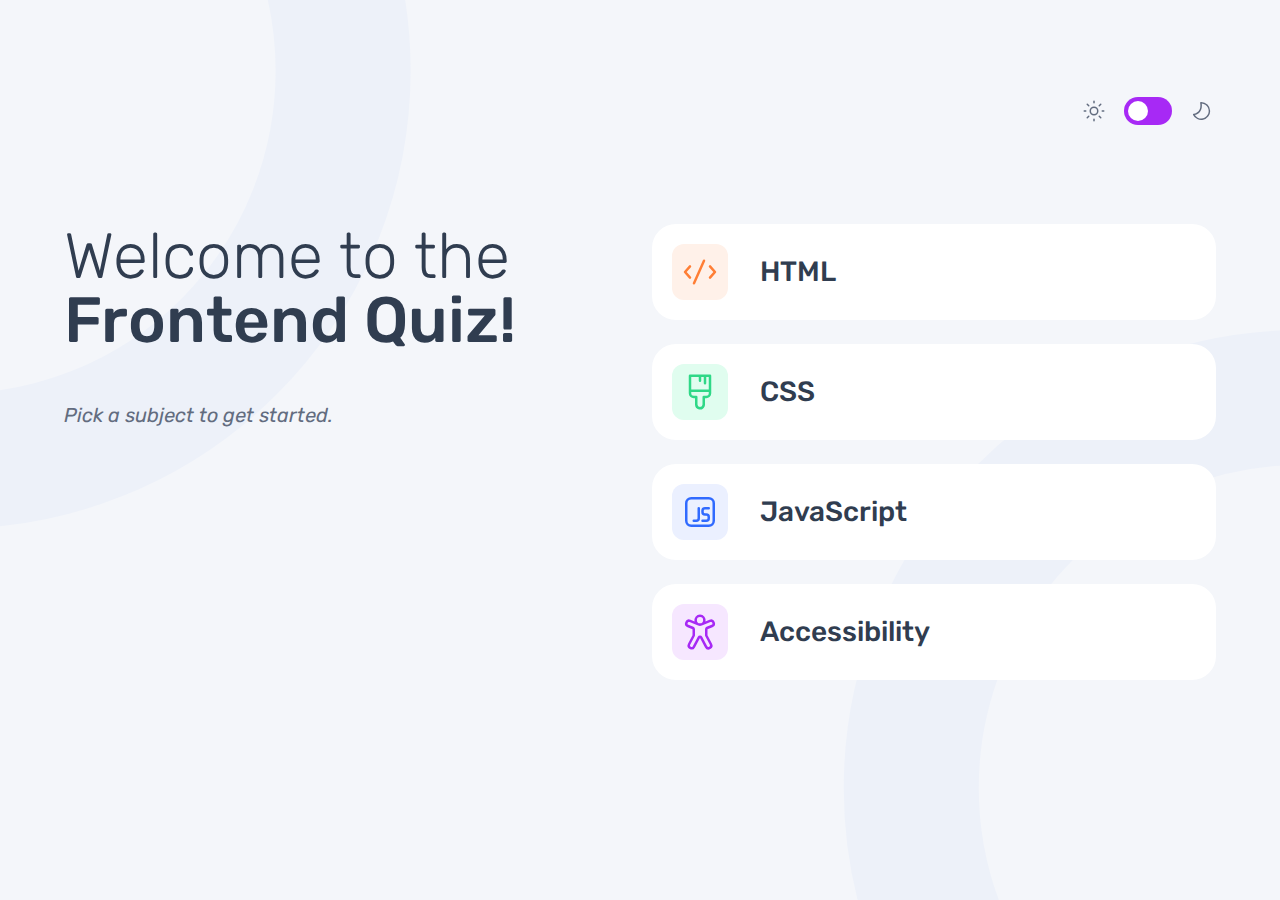
<file: index.html>
<!DOCTYPE html>
<html lang="en">
  <head>
    <meta charset="UTF-8">
    <meta name="viewport" content="width=device-width, initial-scale=1.0">
    <meta name="color-scheme" content="dark light">

    <link rel="icon" type="image/png" sizes="32x32" href="./assets/images/favicon-32x32.png">

    <link rel="stylesheet" href="style.css">
    <script src="scripts/theme-toggle.js"></script>
    <script src="scripts/script.js" type="module"></script>

    <title>Frontend Mentor | Frontend quiz app</title>
  </head>
  <body>

    <div class="container">
      <header class="header">
        <h1 class="title visually-hidden">Frontend quiz app</h1>
        <div class="category" id="quiz-category-header"></div>
        <form id="theme-toggle-form" class="theme-toggle__container">
          <input id="theme-toggle" type="checkbox"    aria-label="auto" aria-live="polite"/>
          <label for="theme-toggle" class="theme-toggle__label">
            <svg class="theme-toggle__icon" xmlns="http://www.w3.org/2000/svg" viewBox="0 0 24 24" preserveAspectRatio="xMidYMid meet"><path d="M12 1.5a.75.75 0 0 1 .75.75v1.5a.75.75 0 1 1-1.5 0v-1.5A.75.75 0 0 1 12 1.5Zm0 15a4.5 4.5 0 1 0 0-9 4.5 4.5 0 0 0 0 9Zm0-1.5a3 3 0 1 1 0-6 3 3 0 0 1 0 6Zm9.75-2.25a.75.75 0 1 0 0-1.5h-1.5a.75.75 0 1 0 0 1.5h1.5ZM12 19.5a.75.75 0 0 1 .75.75v1.5a.75.75 0 1 1-1.5 0v-1.5a.75.75 0 0 1 .75-.75Zm-8.25-6.75a.75.75 0 1 0 0-1.5h-1.5a.75.75 0 1 0 0 1.5h1.5Zm.969-8.031a.75.75 0 0 1 1.062 0l1.5 1.5a.751.751 0 0 1-1.062 1.062l-1.5-1.5a.75.75 0 0 1 0-1.062Zm1.062 14.562a.75.75 0 1 1-1.062-1.06l1.5-1.5a.75.75 0 1 1 1.062 1.06l-1.5 1.5Zm13.5-14.562a.75.75 0 0 0-1.062 0l-1.5 1.5a.751.751 0 0 0 1.062 1.062l1.5-1.5a.75.75 0 0 0 0-1.062Zm-1.062 14.562a.75.75 0 0 0 1.062-1.06l-1.5-1.5a.75.75 0 0 0-1.062 1.06l1.5 1.5Z" fill="currentColor"/></svg>
            <span class="theme-toggle__switch"></span>
            <svg class="theme-toggle__icon" xmlns="http://www.w3.org/2000/svg" viewBox="0 0 24 24" preserveAspectRatio="xMidYMid meet"><path d="M11.775 4.522A7.5 7.5 0 1 1 4.898 16.09c2.104-.57 4.974-1.953 6.24-5.326.828-2.211.876-4.408.637-6.241ZM20.184 12a8.997 8.997 0 0 0-9.315-8.994.75.75 0 0 0-.713.888c.345 1.821.42 4.092-.424 6.342-1.2 3.201-4.203 4.26-6.115 4.606a.75.75 0 0 0-.542 1.066A9 9 0 0 0 20.184 12Z" fill="currentColor"/></svg>
          </label>
        </form>
      </header>

      <main id="main" class="main"></main>

    </div>

  </body>
</html>
</file>
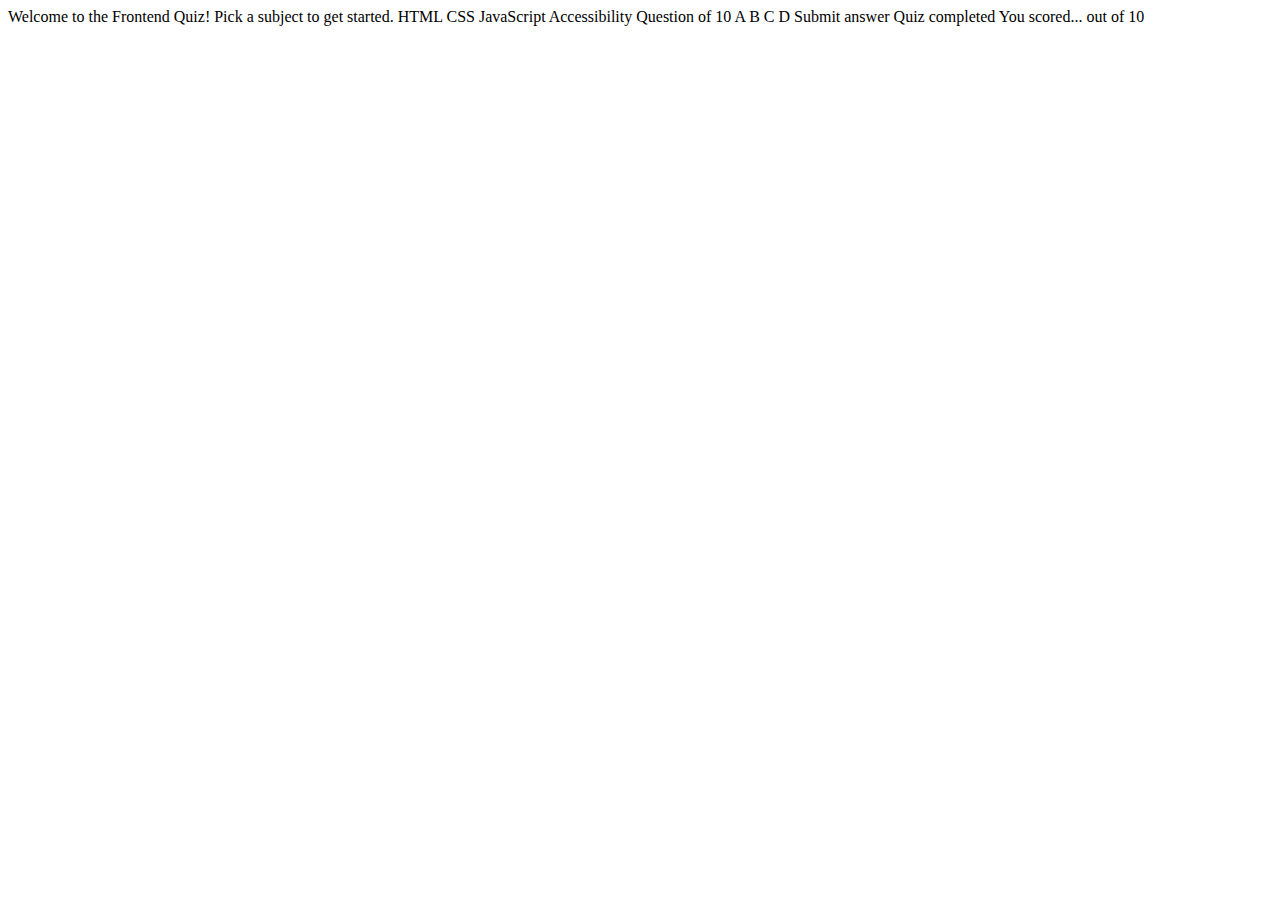
<file: starter-code/index.html>
<!DOCTYPE html>
<html lang="en">
<head>
  <meta charset="UTF-8">
  <meta name="viewport" content="width=device-width, initial-scale=1.0">

  <link rel="icon" type="image/png" sizes="32x32" href="./assets/images/favicon-32x32.png">
  
  <title>Frontend Mentor | Frontend quiz app</title>
</head>
<body>

  <!-- Quiz menu start -->

  Welcome to the Frontend Quiz!
  Pick a subject to get started.

  HTML
  CSS
  JavaScript
  Accessibility

  <!-- Quiz menu end -->

  <!-- Quiz question start -->

  Question <!-- number --> of 10

  A
  B
  C
  D

  Submit answer

  <!-- Quiz question end -->

  <!-- Quiz completed start -->

  Quiz completed
  You scored...

  <!-- score --> out of 10

  <!-- Quiz completed end -->

</body>
</html>
</file>
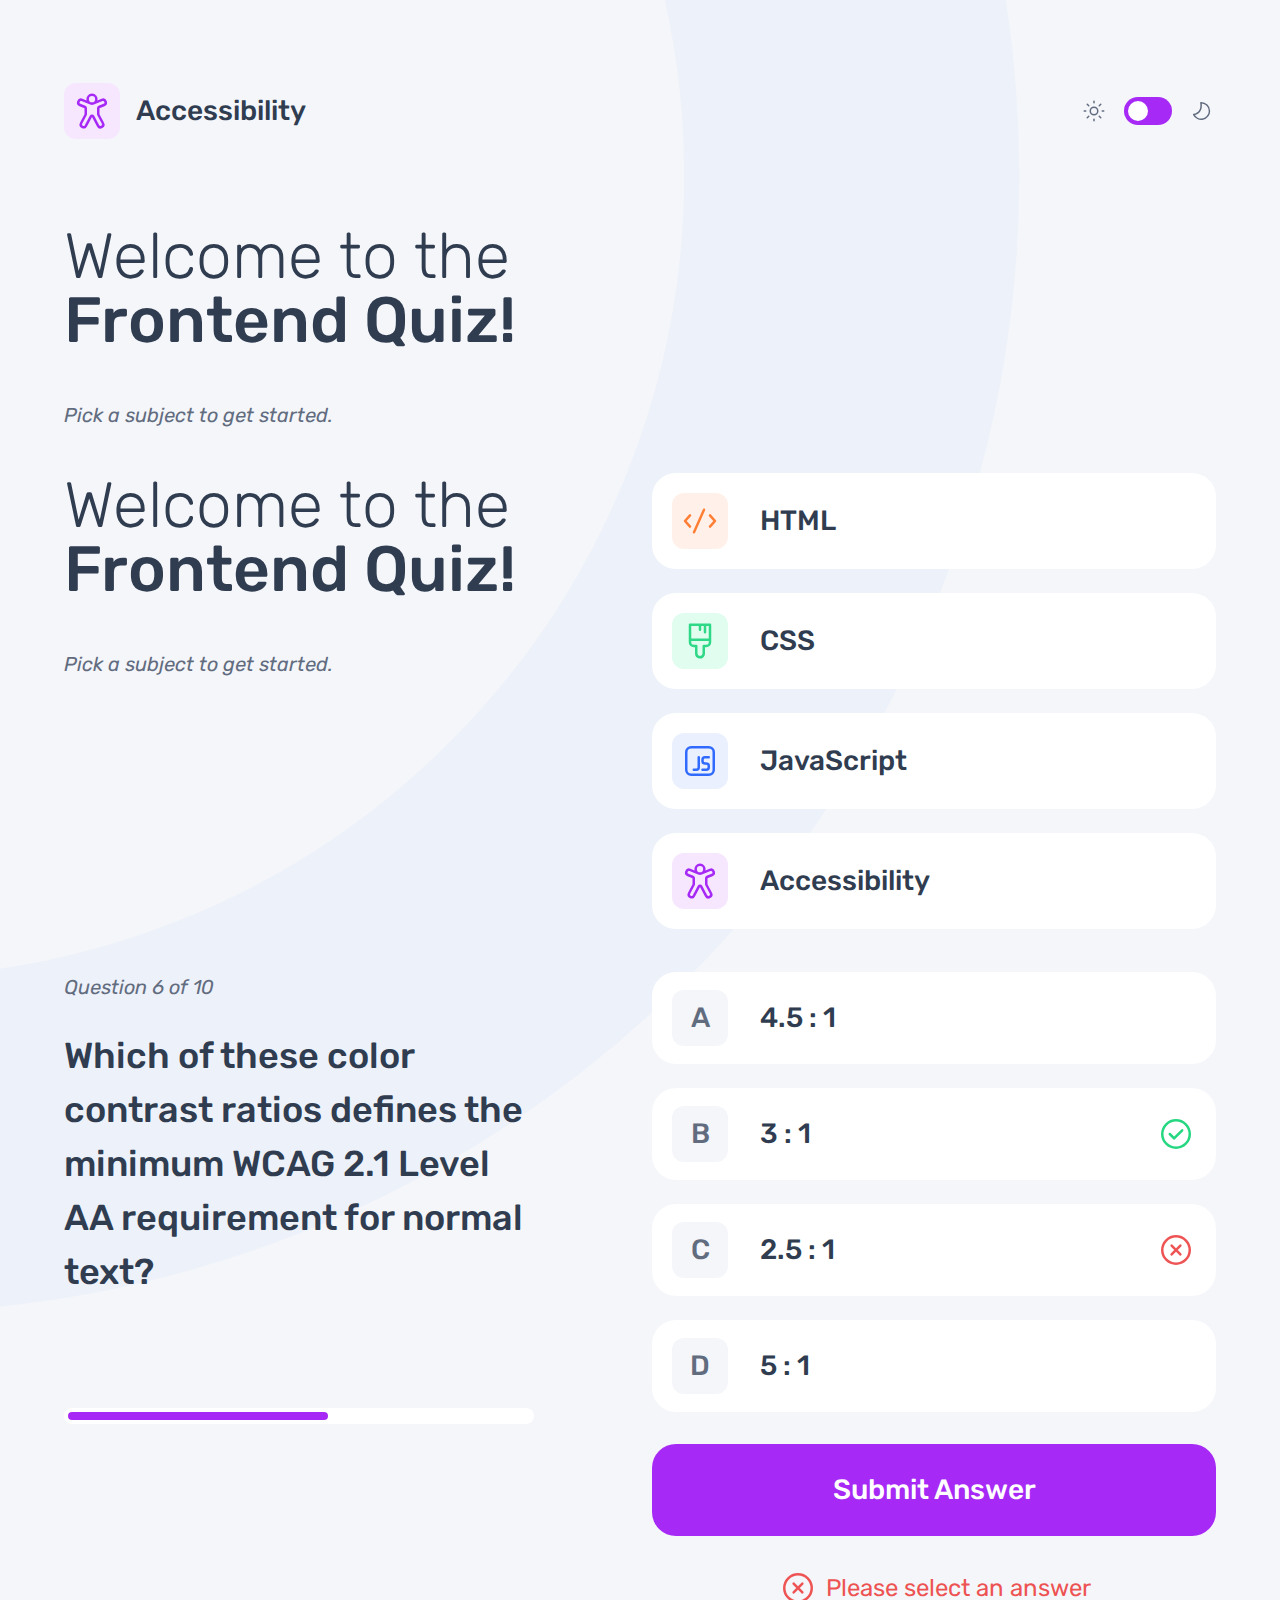
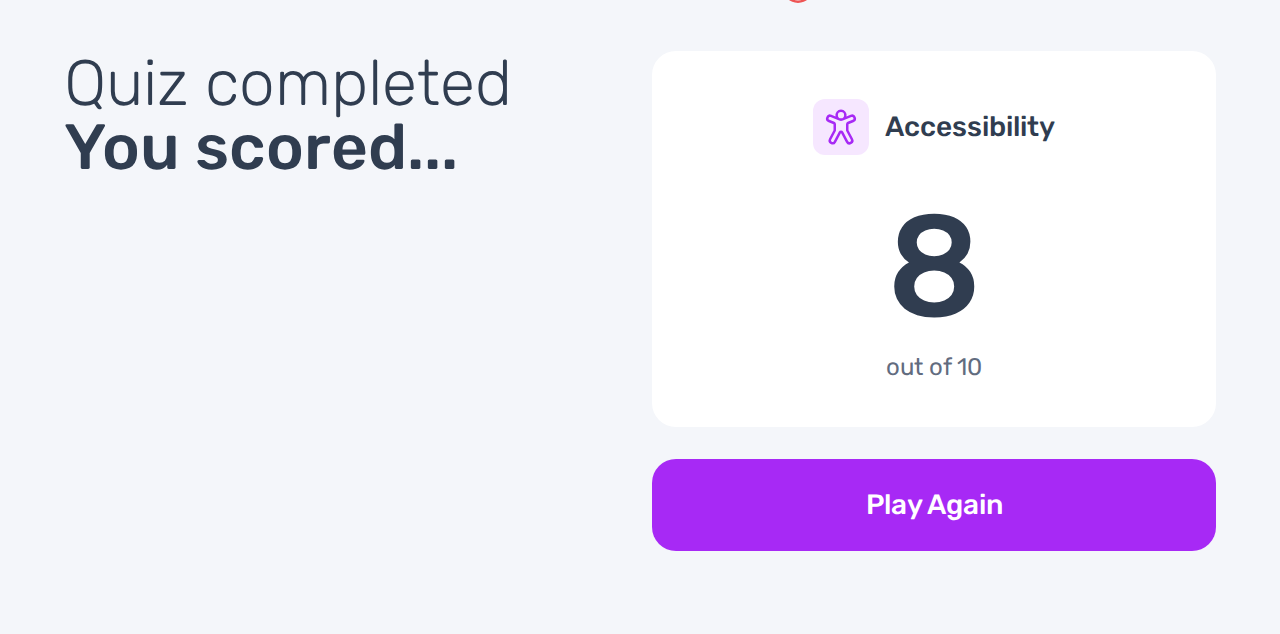
<file: static.html>
<!DOCTYPE html>
<html lang="en">
  <head>
    <meta charset="UTF-8">
    <meta name="viewport" content="width=device-width, initial-scale=1.0">
    <meta name="color-scheme" content="dark light">

    <link rel="icon" type="image/png" sizes="32x32" href="./assets/images/favicon-32x32.png">

    <link rel="stylesheet" href="style.css">
    <script src="scripts/theme-toggle.js"></script>
    <script src="scripts/script.js" type="module"></script>

    <title>Frontend Mentor | Frontend quiz app</title>
  </head>
  <body>

    <div class="container">
      <header class="header">
        <h1 class="title visually-hidden">Frontend quiz app</h1>
        <div class="category" id="quiz-category-header">
          <img class="option__box option__box--accessibility" src="assets/images/icon-accessibility.svg" alt="Accessibility icon">
          <span class="option__text">Accessibility</span>
        </div>
        <form id="theme-toggle-form" class="theme-toggle__container">
          <input id="theme-toggle" type="checkbox"    aria-label="auto" aria-live="polite"/>
          <label for="theme-toggle" class="theme-toggle__label">
            <svg class="theme-toggle__icon" xmlns="http://www.w3.org/2000/svg" viewBox="0 0 24 24" preserveAspectRatio="xMidYMid meet"><path d="M12 1.5a.75.75 0 0 1 .75.75v1.5a.75.75 0 1 1-1.5 0v-1.5A.75.75 0 0 1 12 1.5Zm0 15a4.5 4.5 0 1 0 0-9 4.5 4.5 0 0 0 0 9Zm0-1.5a3 3 0 1 1 0-6 3 3 0 0 1 0 6Zm9.75-2.25a.75.75 0 1 0 0-1.5h-1.5a.75.75 0 1 0 0 1.5h1.5ZM12 19.5a.75.75 0 0 1 .75.75v1.5a.75.75 0 1 1-1.5 0v-1.5a.75.75 0 0 1 .75-.75Zm-8.25-6.75a.75.75 0 1 0 0-1.5h-1.5a.75.75 0 1 0 0 1.5h1.5Zm.969-8.031a.75.75 0 0 1 1.062 0l1.5 1.5a.751.751 0 0 1-1.062 1.062l-1.5-1.5a.75.75 0 0 1 0-1.062Zm1.062 14.562a.75.75 0 1 1-1.062-1.06l1.5-1.5a.75.75 0 1 1 1.062 1.06l-1.5 1.5Zm13.5-14.562a.75.75 0 0 0-1.062 0l-1.5 1.5a.751.751 0 0 0 1.062 1.062l1.5-1.5a.75.75 0 0 0 0-1.062Zm-1.062 14.562a.75.75 0 0 0 1.062-1.06l-1.5-1.5a.75.75 0 0 0-1.062 1.06l1.5 1.5Z" fill="currentColor"/></svg>
            <span class="theme-toggle__switch"></span>
            <svg class="theme-toggle__icon" xmlns="http://www.w3.org/2000/svg" viewBox="0 0 24 24" preserveAspectRatio="xMidYMid meet"><path d="M11.775 4.522A7.5 7.5 0 1 1 4.898 16.09c2.104-.57 4.974-1.953 6.24-5.326.828-2.211.876-4.408.637-6.241ZM20.184 12a8.997 8.997 0 0 0-9.315-8.994.75.75 0 0 0-.713.888c.345 1.821.42 4.092-.424 6.342-1.2 3.201-4.203 4.26-6.115 4.606a.75.75 0 0 0-.542 1.066A9 9 0 0 0 20.184 12Z" fill="currentColor"/></svg>
          </label>
        </form>
      </header>

      <main class="main">

        <!-- Quiz main menu (dynamic) start -->
        <form id="main-menu-form" class="screen">
          <div class="screen__heading screen__heading--welcome">
            <h2 class="screen__heading-title">
              <span>Welcome to the</span> Frontend Quiz!</h2>
            <p class="instructions">Pick a subject to get started.</p>
          </div>
          <div class="screen__options"></div>
        </form>
        <!-- Quiz main menu (dynamic) end -->

        <!-- Quiz main menu (static) start -->
        <form id="main-menu-form-static" class="screen screen--welcome">
          <div class="screen__heading screen__heading--welcome">
            <h2 class="screen__heading-title">
              <span>Welcome to the</span> Frontend Quiz!</h2>
            <p class="instructions">Pick a subject to get started.</p>
          </div>
          <div class="screen__options">
            <fieldset id="options-list" class="options-list">
              <legend>Select a choice:</legend>
              <label for="choice-html" class="option">
                <input type="radio" id="choice-html" name="subject-choice" value="html"/>
                <img class="option__box option__box--html" src="assets/images/icon-html.svg" alt="HTML icon">
                <span class="option__text">HTML</span>
              </label>
              <label for="choice-css" class="option">
                <input type="radio" id="choice-css" name="subject-choice" value="css"/>
                <img class="option__box option__box--css" src="assets/images/icon-css.svg" alt="CSS icon">
                <span class="option__text">CSS</span>
              </label>
              <label for="choice-javascript" class="option">
                <input type="radio" id="choice-javascript" name="subject-choice" value="javascript"/>
                <img class="option__box option__box--javascript" src="assets/images/icon-js.svg" alt="JavaScript icon">
                <span class="option__text">JavaScript</span>
              </label>
              <label for="choice-accessibility" class="option">
                <input type="radio" id="choice-accessibility" name="subject-choice" value="accessibility"/>
                <img class="option__box option__box--accessibility" src="assets/images/icon-accessibility.svg" alt="Accessibility icon">
                <span class="option__text">Accessibility</span>
              </label>
            </fieldset>
          </div>
        </form>
        <!-- Quiz main menu (static) end -->

        <!-- Quiz question (static) start -->
        <form id="question-form-static" class="screen screen--question">
          <div class="screen__heading screen__heading--question">
            <div class="question">
              <p class="question__num">Question <span  id="current-question-num">6</span> of <span id="total-num-questions">10</span></p>
              <p id="question-text" class="question__text">Which of these color contrast ratios defines the minimum WCAG 2.1 Level AA requirement for normal text?</p>
            </div>
            <div class="progress-bar"><input type="range" name="progress-bar" id="progress-bar" min="1" max="10" value="6" disabled></div>
          </div>
          <div class="screen__options">
            <fieldset id="answer-choices-list" class="options-list">
              <legend>Select an answer:</legend>
              <label for="choice-A" class="option option--answer-choice">
                <input type="radio" id="choice-A" name="answer-choice" value="A"/>
                <span class="option__box">A</span>
                <span class="option__text">4.5 : 1</span>
              </label>
              <label for="choice-B" class="option option--answer-choice option--correct">
                <input type="radio" id="choice-B" name="answer-choice" value="B"/>
                <span class="option__box">B</span>
                <span class="option__text">3 : 1</span>
              </label>
              <label for="choice-C" class="option option--answer-choice option--incorrect">
                <input type="radio" id="choice-C" name="answer-choice" value="C"/>
                <span class="option__box">C</span>
                <span class="option__text">2.5 : 1</span>
              </label>
              <label for="choice-D" class="option option--answer-choice">
                <input type="radio" id="choice-D" name="answer-choice" value="D"/>
                <span class="option__box">D</span>
                <span class="option__text">5 : 1</span>
              </label>
            </fieldset>
            <button id="submit-answer-button" class="button">Submit Answer</button>
            <span aria-live="polite" id="option-error" class="option-error"><img src="assets/images/icon-error.svg" alt="error icon">Please select an answer</span>
          </div>
        </form>
        <!-- Quiz question (static) end -->

        <!-- Quiz results (static) start -->
        <section id="results-screen-static" class="screen screen--results">
          <div class="screen__heading">
            <h2 class="screen__heading-title">
              <span>Quiz completed</span> You scored...</h2>
          </div>
          <div class="screen__options">
            <div class="final-score">
              <div class="category">
                <img class="option__box option__box--accessibility" src="assets/images/icon-accessibility.svg" alt="HTML icon">
                <span class="option__text">Accessibility</span>
              </div>
              <div class="final-score__values">
                <p class="final-score__correct">8</p>
                <p class="final-score__outof">out of 10</p>
              </div>
            </div>
            <form id="play-again-form">
              <button id="play-again-button" class="button">Play Again</button>
            </form>
          </div>
        </section>
        <!-- Quiz results (static) end -->

      </main>
    </div>

  </body>
</html>
</file>
<file: style.css>
@font-face {
  font-family: "Rubik";
  font-style: normal;
  font-weight: 300;
  src: url(assets/fonts/Rubik-VariableFont_wght.ttf) format("truetype");
}

@font-face {
  font-family: "Rubik";
  font-style: normal;
  font-weight: 400;
  src: url(assets/fonts/Rubik-VariableFont_wght.ttf) format("truetype");
}

@font-face {
  font-family: "Rubik";
  font-style: italic;
  font-weight: 400;
  src: url(assets/fonts/Rubik-Italic-VariableFont_wght.ttf) format("truetype");
}

@font-face {
  font-family: "Rubik";
  font-style: normal;
  font-weight: 500;
  src: url(assets/fonts/Rubik-VariableFont_wght.ttf) format("truetype");
}

@font-face {
  font-family: "Rubik";
  font-style: normal;
  font-weight: 700;
  src: url(assets/fonts/Rubik-VariableFont_wght.ttf) format("truetype");
}

:root {
  color-scheme: light dark;

  /* Fonts */
  --ff-sans: "Rubik", sans-serif;

  --fw-light: 300;
  --fw-regular: 400;
  --fw-medium: 500;
  --fw-bold: 700;

  --lh-narrow: 1;
  --lh-normal: 1.5;

  /* Colors */
  --clr-dark-navy: hsl(216, 25%, 25%); /* #313E51 */
  --clr-grey-navy: hsl(219, 13%, 44%); /* #62667F */
  --clr-light-bluish: hsl(216, 47%, 78%); /* #ABC1E1 */
  --clr-light-grey: hsl(220, 38%, 97%); /* #F4F6FA */
  --clr-green: hsl(151, 70%, 50%); /* #26D782 */
  --clr-navy: hsl(215, 27%, 32%); /* #3B4D66 */
  --clr-purple: hsl(277, 91%, 56%); /* #A729F5 */
  --clr-red: hsl(0, 82%, 63%); /* #EE5454 */
  --clr-pure-white: hsl(0, 0%, 100%); /* #FFFFFF */

  --clr-light-pink: #f6e7ff;

  /* Fluid settings */
  /* Mobile -> Tablet == 25rem (400px) -> 45rem (720px) */
  /* Tablet -> Desktop == 50rem (800px) -> 64rem (1024px) */

  /* Typography */
  --fs-200: clamp(
    0.875rem,
    0.40624999999999994rem + 1.8750000000000002vw,
    1.25rem
  ); /* 14px (m) -> 20px (t) - Body S */
  --fs-400: clamp(
    1.125rem,
    0.65625rem + 1.8750000000000002vw,
    1.5rem
  ); /* 18px (m) -> 24px (t) - Body M */
  --fs-500: clamp(
    1.125rem,
    0.34375rem + 3.125vw,
    1.75rem
  ); /* 18px (m) -> 28px (t) - Heading S */
  --fs-600: clamp(
    1.25rem,
    0rem + 5vw,
    2.25rem
  ); /* 20px (m) -> 36px - Heading M */
  --fs-700: clamp(
    2.5rem,
    0.6249999999999998rem + 7.500000000000001vw,
    4rem
  ); /* 40px (m) -> 64px (t) - Heading L */
  --fs-900: clamp(
    5.5rem,
    1.125rem + 17.5vw,
    9rem
  ); /* 88px (m) -> 144px (t) - Display */

  /* Spacing / Heights / Widths */

  /* Border Radius */
  --br-100: clamp(
    0.375rem,
    -0.09375000000000006rem + 1.8750000000000002vw,
    0.75rem
  ); /* 6px (m) -> 12px (t) -> 8px (d) [*** only implemented the 6px -> 12px transition ***] */
  --br-200: clamp(
    0.75rem,
    -0.1875000000000001rem + 3.7500000000000004vw,
    1.5rem
  ); /* 12px (m) -> 24px (t) */
}

/* Resets */

*,
*::before,
*::after {
  box-sizing: border-box;
  margin: 0;
  padding: 0;
}

svg,
img {
  display: block;
}

ul,
ol {
  list-style: none;
}

/* Color Schemes */

/* Light Theme */
html[data-theme="light"] {
  --clr-fg: var(--clr-grey-navy);
  --clr-bg: var(--clr-light-grey);
  --clr-headings: var(--clr-dark-navy);
  --clr-instructions: var(--clr-grey-navy);
  --clr-theme-icon-fill: var(--clr-grey-navy);
  --clr-list-options-bg: var(--clr-pure-white);
  --clr-error-text: var(--clr-red);
  --clr-progress-bar-bg: var(--clr-pure-white);

  --img-bg-mobile: url(assets/images/pattern-background-mobile-light.svg);
  --img-bg-tablet: url(assets/images/pattern-background-tablet-light.svg);
  --img-bg-desktop: url(assets/images/pattern-background-desktop-light.svg);
}

/* Dark Theme */
html[data-theme="dark"] {
  --clr-fg: var(--clr-light-bluish);
  --clr-bg: var(--clr-dark-navy);
  --clr-headings: var(--clr-pure-white);
  --clr-instructions: var(--clr-light-bluish);
  --clr-theme-icon-fill: var(--clr-pure-white);
  --clr-list-options-bg: var(--clr-navy);
  --clr-error-text: var(--clr-pure-white);
  --clr-progress-bar-bg: var(--clr-navy);

  --img-bg-mobile: url(assets/images/pattern-background-mobile-dark.svg);
  --img-bg-tablet: url(assets/images/pattern-background-tablet-dark.svg);
  --img-bg-desktop: url(assets/images/pattern-background-desktop-dark.svg);
}

/* Global styling */

body {
  min-height: 100vh;
  display: flex;
  flex-direction: column;
  align-items: center;
  justify-content: start;

  font-family: var(--ff-sans);
  font-weight: var(--fw-normal);
  line-height: var(--lh-normal);

  color: var(--clr-fg);
  background-color: var(--clr-bg);
  background-image: var(--img-bg-mobile);
  background-repeat: no-repeat;
  background-size: auto;
}

.container {
  width: 100%;
  min-width: 18rem; /* 288px */
  max-width: 80.5rem; /* 1288px (80.5rem) = 1160 + 64 * 2 */
  padding-inline: clamp(
    1.5rem,
    -1.625rem + 12.5vw,
    4rem
  ); /* 24px (m) -> 64px (t) -> 140px (d) */
  padding-block: clamp(
    1rem,
    -0.8750000000000002rem + 7.500000000000001vw,
    2.5rem
  ); /* 16px (m) -> 40px (t) -> 83px (d) */

  display: grid;
  gap: clamp(3rem, -5.258928571428571rem + 16.517857142857142vw, 5.3125rem);
  /*
  (m) 48 = 16 + 32
  (t) 49 = 145 - (40 + 56)
  (d) 85 = 224 - (83 + 56)
  */
}

.header {
  display: flex;
  justify-content: space-between;
  align-items: center;
  /* padding-inline: 24px (m) -> 64px (t) -> 140px (d) */
  /* padding-block: 16px (m) -> 40px (t) -> 83px (d) */
  padding-block-start: clamp(
    0rem,
    -9.598214285714285rem + 19.19642857142857vw,
    2.6875rem
  ); /* 0px (t) -> 43px (d) */
}

.category {
  display: flex;
  align-items: center;
  gap: 1rem;
  height: clamp(2.5rem, 1.25rem + 5vw, 3.5rem); /* 40px (m) -> 56px (t) */
}

.category--hidden {
  visibility: hidden;
}

.theme-toggle__container {
  height: clamp(1.25rem, 0.625rem + 2.5vw, 1.75rem); /* 20px (m) -> 28px (t) */
}

.theme-toggle__container input[type="checkbox"] {
  display: none;
}

.theme-toggle__label {
  display: flex;
  align-items: center;
  gap: clamp(0.5rem, -0.125rem + 2.5vw, 1rem); /* 8px (m) -> 16px (t) */
  cursor: pointer;
  height: 100%; /* 16px (m) -> 24px (t) */
}

.theme-toggle__icon {
  padding-block: 0.125rem;
  fill: var(--clr-theme-icon-fill);
  height: 100%; /* 16px (m) -> 24px (t) */
  aspect-ratio: 1;
}

.theme-toggle__switch {
  width: clamp(2rem, 0.75rem + 5vw, 3rem); /* 32px (m) -> 48px (t) */
  height: 100%; /* 20px (m) -> 28px (t) */
  background: var(--clr-purple);
  border-radius: 100px;
  padding: 0.25rem;
  display: block;
  position: relative;
}

.theme-toggle__switch:after {
  --size: clamp(0.75rem, 0.125rem + 2.5vw, 1.25rem);
  content: ""; /* 12px (m) -> 20px (t) */
  width: var(--size);
  height: var(--size);
  background: var(--clr-pure-white);
  border-radius: 50%;
  position: absolute;
  left: 0.25rem;
  transition: transform 600ms;
}

.theme-toggle__container
  input[type="checkbox"]:checked
  ~ .theme-toggle__label
  .theme-toggle__switch:after {
  transform: translateX(100%);
}

.screen {
  display: grid;
  gap: clamp(
    2.5rem,
    0.6249999999999998rem + 7.500000000000001vw,
    4rem
  ); /* 40px (m) -> 64px (t) */
  /* (optional) padding to match the start padding of .header  */
  padding-block-end: clamp(
    0rem,
    -9.598214285714285rem + 19.19642857142857vw,
    2.6875rem
  ); /* 0px (t) -> 43px (d) */
}

/* .screen--welcome,
.screen--question,
.screen--results, */
.screen--hide {
  display: none;
}

.screen__heading {
  display: grid;
}

.screen__heading--welcome {
  gap: clamp(
    1rem,
    -6.142857142857142rem + 14.285714285714285vw,
    3rem
  ); /* 16px (t) -> 48px (d) */
}

.screen__heading--question {
  gap: clamp(1.5rem, 0.25rem + 5vw, 2.5rem); /* 24px (m) -> 40px (t) */
}

.screen__heading-title {
  text-wrap: balance;
  color: var(--clr-headings);
  font-size: var(--fs-700);
  font-weight: var(--fw-medium);
  line-height: var(--lh-narrow);
}

.screen__heading-title span {
  display: block;
  font-weight: var(--fw-light);
}

.instructions,
.question__num {
  color: var(--clr-instructions);
  font-size: var(--fs-200);
  font-style: italic;
  font-weight: var(--fw-regular);
}

.screen__options {
  display: grid;
  gap: clamp(0.75rem, -0.8125rem + 6.25vw, 2rem); /* 12px (m) -> 32px (d) */
}

.question {
  display: grid;
  gap: clamp(
    0.75rem,
    -0.421875rem + 4.6875vw,
    1.6875rem
  ); /* 12px (m) -> 27px (t) */
}

.question__text {
  color: var(--clr-headings);
  font-size: var(--fs-600); /* 20px (m) -> Heading M (t) */
  font-weight: var(--fw-medium);
}

/* ----- OPTION component begin ----- */

.options-list {
  border: none;
  display: grid;
  gap: clamp(
    0.75rem,
    -0.1875000000000001rem + 3.7500000000000004vw,
    1.5rem
  ); /* 12px (m) -> 24px (t) */
}

.options-list legend {
  display: none;
}

.option input[type="radio"] {
  -webkit-appearance: none;
  appearance: none;
  position: absolute;
  visibility: hidden;
}

.option {
  color: var(--clr-headings);
  background-color: var(--clr-list-options-bg);
  border-radius: var(--br-200); /* 12px (m) -> 24px (t) */

  padding: clamp(
    0.75rem,
    -1.0357142857142856rem + 3.571428571428571vw,
    1.25rem
  ); /* 12px (t) -> 20px (d) */
  cursor: pointer;

  font-size: var(--fs-500);
  font-weight: var(--fw-medium);
  line-height: var(--lh-narrow);

  display: flex;
  align-items: center;
  gap: clamp(1rem, -0.25rem + 5vw, 2rem); /* 16px (m) -> 32px (t) */
}

.option--answer-choice {
  padding-inline: clamp(
    0.75rem,
    -1.0357142857142856rem + 3.571428571428571vw,
    1.25rem
  ); /* 12px (t) -> 20px (d) */
  padding-block: clamp(
    0.75rem,
    -0.5892857142857142rem + 2.6785714285714284vw,
    1.125rem
  ); /* 12px (t) -> 18px (d) */
}

.option__box {
  color: var(--clr-grey-navy);
  background-color: var(--clr-light-grey);

  border-radius: var(--br-100); /* 4px (m) -> 8px (t) */
  padding: clamp(
    0.3571875rem,
    0.17867187499999995rem + 0.7140625000000002vw,
    0.5rem
  ); /* (40-28.57)/2 = 5.715px (m) -> 8px (t) */
  aspect-ratio: 1;
  height: clamp(2.5rem, 1.25rem + 5vw, 3.5rem); /* 40px (m) -> 56px (t) */

  display: flex;
  justify-content: center;
  align-items: center;
}

.option__box--html {
  background-color: #fff1e9;
}
.option__box--css {
  background-color: #e0fdef;
}
.option__box--javascript {
  background-color: #ebf0ff;
}
.option__box--accessibility {
  background-color: #f6e7ff;
}

.option__text {
  font-size: var(--fs-500);
  font-weight: var(--fw-medium);
  line-height: var(--lh-narrow);
  color: var(--clr-headings);
}

.option--answer-choice:hover .option__box {
  color: var(--clr-purple);
  background-color: #f6e7ff;
}

.option--answer-choice:has(input[type="radio"]:checked) {
  outline: 3px solid var(--clr-purple);
  outline-offset: -3px;
}

.option--answer-choice:has(input[type="radio"]:checked) .option__box {
  color: var(--clr-pure-white);
  background-color: var(--clr-purple);
}

.option--correct {
  background-image: url(assets/images/icon-correct.svg);
  background-repeat: no-repeat;
  background-position: calc(
      100% -
        clamp(0.75rem, -1.0357142857142856rem + 3.571428571428571vw, 1.25rem)
    )
    50%;
}

.option--incorrect {
  background-image: url(assets/images/icon-incorrect.svg);
  background-repeat: no-repeat;
  background-position: calc(
      100% -
        clamp(0.75rem, -1.0357142857142856rem + 3.571428571428571vw, 1.25rem)
    )
    50%;
}

.option--correct:has(input[type="radio"]:checked) {
  outline-color: var(--clr-green);
}

.option--correct:has(input[type="radio"]:checked) .option__box {
  background-color: var(--clr-green);
}

.option--incorrect:has(input[type="radio"]:checked) {
  outline-color: var(--clr-red);
}

.option--incorrect:has(input[type="radio"]:checked) .option__box {
  background-color: var(--clr-red);
}

.option-error {
  color: var(--clr-error-text);
  font-size: var(--fs-400);

  display: flex;
  align-items: center;
  justify-content: center;
  gap: 0.5rem;
}

.option-error--hidden {
  visibility: hidden;
}

.option-error img {
  aspect-ratio: 1;
  height: clamp(2rem, 1.375rem + 2.5vw, 2.5rem); /* 32px (m) -> 40px (t) */
}

/* ----- OPTION component end ----- */

/* ----- PROGRESS BAR component begin ----- */

.progress-bar {
  background: var(--clr-progress-bar-bg);
  height: 1rem;
  width: 100%;
  border-radius: 0.5rem;
  padding: 0.25rem;
  display: flex;
}

.progress-bar input[type="range"] {
  -webkit-appearance: none;
  appearance: none;
  width: 100%;
  outline: none;
  overflow: hidden;
  border-radius: 0.5rem;
}

.progress-bar input[type="range"]::-webkit-slider-runnable-track {
  height: 100%;
  background: var(--clr-progress-bar-bg);
  border-radius: 0.5rem;
}

.progress-bar input[type="range"]::-moz-range-track {
  height: 100%;
  background: var(--clr-progress-bar-bg);
  border-radius: 0.5rem;
}

.progress-bar input[type="range"]::-webkit-slider-thumb {
  -webkit-appearance: none;
  appearance: none;
  height: 0.5rem;
  width: 0.5rem;
  background-color: var(--clr-purple);
  border-radius: 50%;
  border: none;
  box-shadow: -404px 0 0 400px var(--clr-purple);
}

.progress-bar input[type="range"]::-moz-range-thumb {
  height: 0.5rem;
  width: 0.5rem;
  background-color: var(--clr-purple);
  border-radius: 50%;
  border: none;
  box-shadow: -404px 0 0 400px var(--clr-purple);
}

/* ----- PROGRESS BAR component end ----- */

/* ----- BUTTON component begin ----- */

.button {
  min-height: 3.5rem; /* 56px */
  width: 100%;
  appearance: none;
  outline: none;
  border: none;
  font-family: inherit;
  font-size: var(--fs-500);
  font-weight: var(--fw-medium);
  line-height: var(--lh-narrow);
  color: var(--clr-pure-white);
  background-color: var(--clr-purple);
  border-radius: var(--br-200); /* 12px (m) -> 24px (t) */
  padding: clamp(0.75rem, -0.8125rem + 6.25vw, 2rem); /* 12px (m) -> 32px (t) */
}

.button:hover {
  background-color: #cf89fa;
}

.button--hidden {
  display: none;
}

/* ----- BUTTON component end ----- */

/* ----- FINAL SCORE component begin ----- */

.final-score {
  background-color: var(--clr-list-options-bg);
  padding: clamp(2rem, 0.75rem + 5vw, 3rem); /* 32px (m) -> 48px (t) */
  border-radius: var(--br-200); /* 12px (m) -> 24px (t) */

  display: grid;
  justify-content: center;
  gap: clamp(
    1rem,
    -0.8750000000000002rem + 7.500000000000001vw,
    2.5rem
  ); /* 16px (m) -> 40px (t) */
}

.final-score__values {
  display: grid;
  justify-items: center;
  gap: 1rem;
}

.final-score__correct {
  color: var(--clr-headings);
  font-size: var(--fs-900); /* 88px (m) -> 144px (t) - Display */
  font-weight: var(--fw-medium);
  line-height: 1;
}

.final-score__outof {
  font-size: var(--fs-400); /* 18px (m) -> 24px (t) - Body M */
  line-height: 1;
}

/* ----- FINAL SCORE component end ----- */

/* Media Queries */

/* Tablet - 720px = 45rem */
@media (width > 45rem) {
  body {
    background-image: var(--img-bg-tablet);
  }

  .welcome {
    font-weight: var(--fw-bold);
  }

  .welcome span {
    font-weight: var(--fw-regular);
  }
}

/* Desktop - 1120px = 70rem */
@media (width > 70rem) {
  .screen {
    /* Moves from one column (t) to two column (d) */
    /* gap: unset; */
    grid-template-columns: fit-content(470px) 564px;
    /* (c1) 465px + gap + (c2) 564px */
    justify-content: space-between;
    align-items: start;
  }
}

/* Desktop - 1200px = 75rem */
@media (width > 75rem) {
  body {
    background-image: var(--img-bg-desktop);
    background-size: cover;
  }

  .screen__heading--question {
    align-content: space-between;
    height: 28.25rem; /* 452px */
  }
}

/* Attribution: 
HTML5 Boilerplate - https://github.com/h5bp/html5-boilerplate/blob/main/dist/css/style.css */

/*
 * Hide only visually, but have it available for screen readers:
 * https://snook.ca/archives/html_and_css/hiding-content-for-accessibility
 *
 * 1. For long content, line feeds are not interpreted as spaces and small width
 *    causes content to wrap 1 word per line:
 *    https://medium.com/@jessebeach/beware-smushed-off-screen-accessible-text-5952a4c2cbfe
 */

.visually-hidden {
  border: 0;
  clip: rect(0, 0, 0, 0);
  height: 1px;
  margin: -1px;
  overflow: hidden;
  padding: 0;
  position: absolute;
  white-space: nowrap;
  width: 1px;
  /* 1 */
}

/*
 * Extends the .visually-hidden class to allow the element
 * to be focusable when navigated to via the keyboard:
 * https://www.drupal.org/node/897638
 */

.visually-hidden.focusable:active,
.visually-hidden.focusable:focus {
  clip: auto;
  height: auto;
  margin: 0;
  overflow: visible;
  position: static;
  white-space: inherit;
  width: auto;
}
</file>
